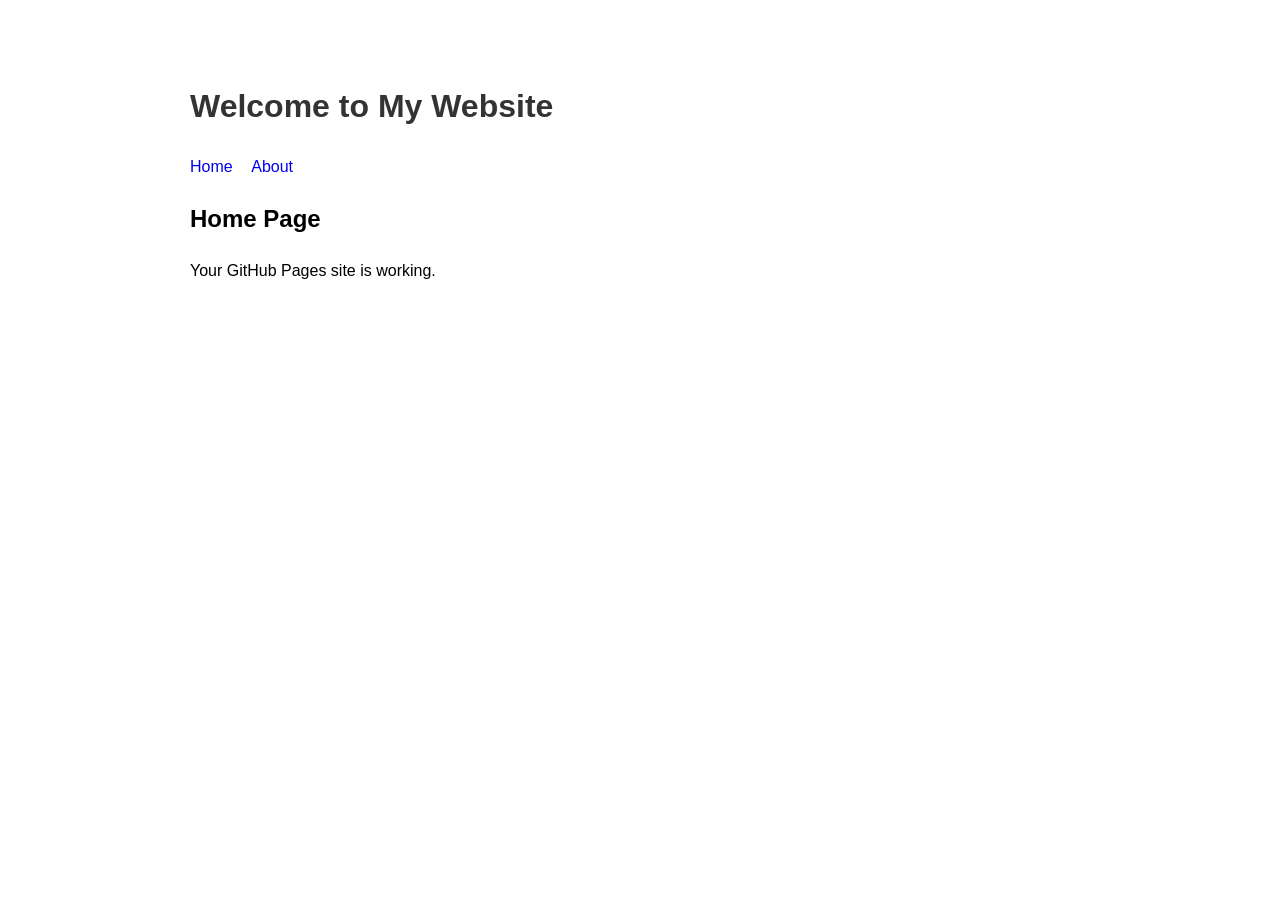
<file: index.html>
<!DOCTYPE html>
<html lang="en">
<head>
    <meta charset="UTF-8">
    <title>My Website</title>
<link rel="stylesheet" href="style.css">
</head>
<body>
    <header>
        <h1>Welcome to My Website</h1>
        <nav>
            <a href="index.html">Home</a>
            <a href="about.html">About</a>
        </nav>
    </header>

    <main>
        <h2>Home Page</h2>
        <p>Your GitHub Pages site is working.</p>
    </main>
</body>
</html>
</file>
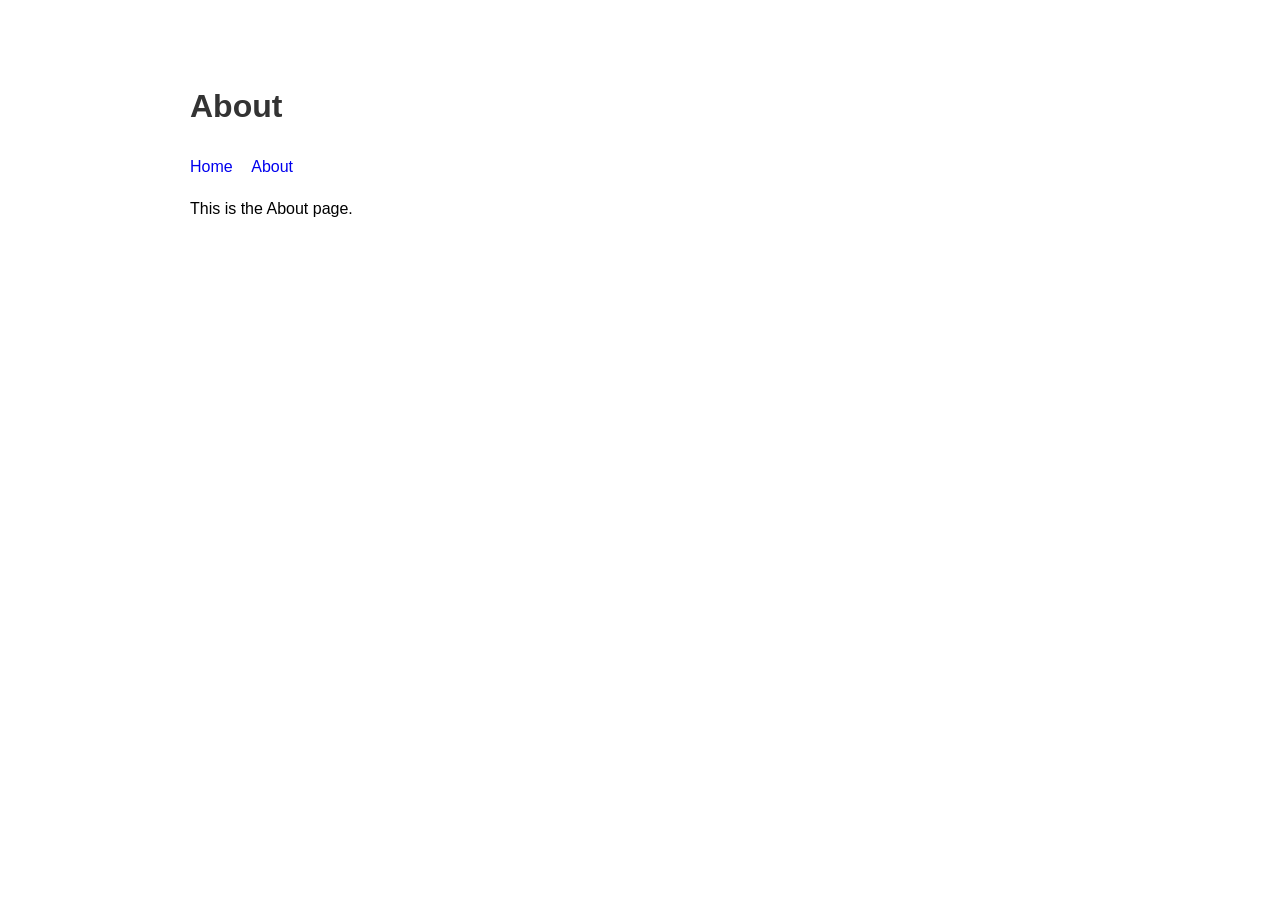
<file: about.html>
<!DOCTYPE html>
<html lang="en">
<head>
    <meta charset="UTF-8">
    <title>About</title>
    <link rel="stylesheet" href="style.css">
</head>
<body>
    <header>
        <h1>About</h1>
        <nav>
            <a href="index.html">Home</a>
            <a href="about.html">About</a>
        </nav>
    </header>

    <main>
        <p>This is the About page.</p>
    </main>
</body>
</html>
</file>
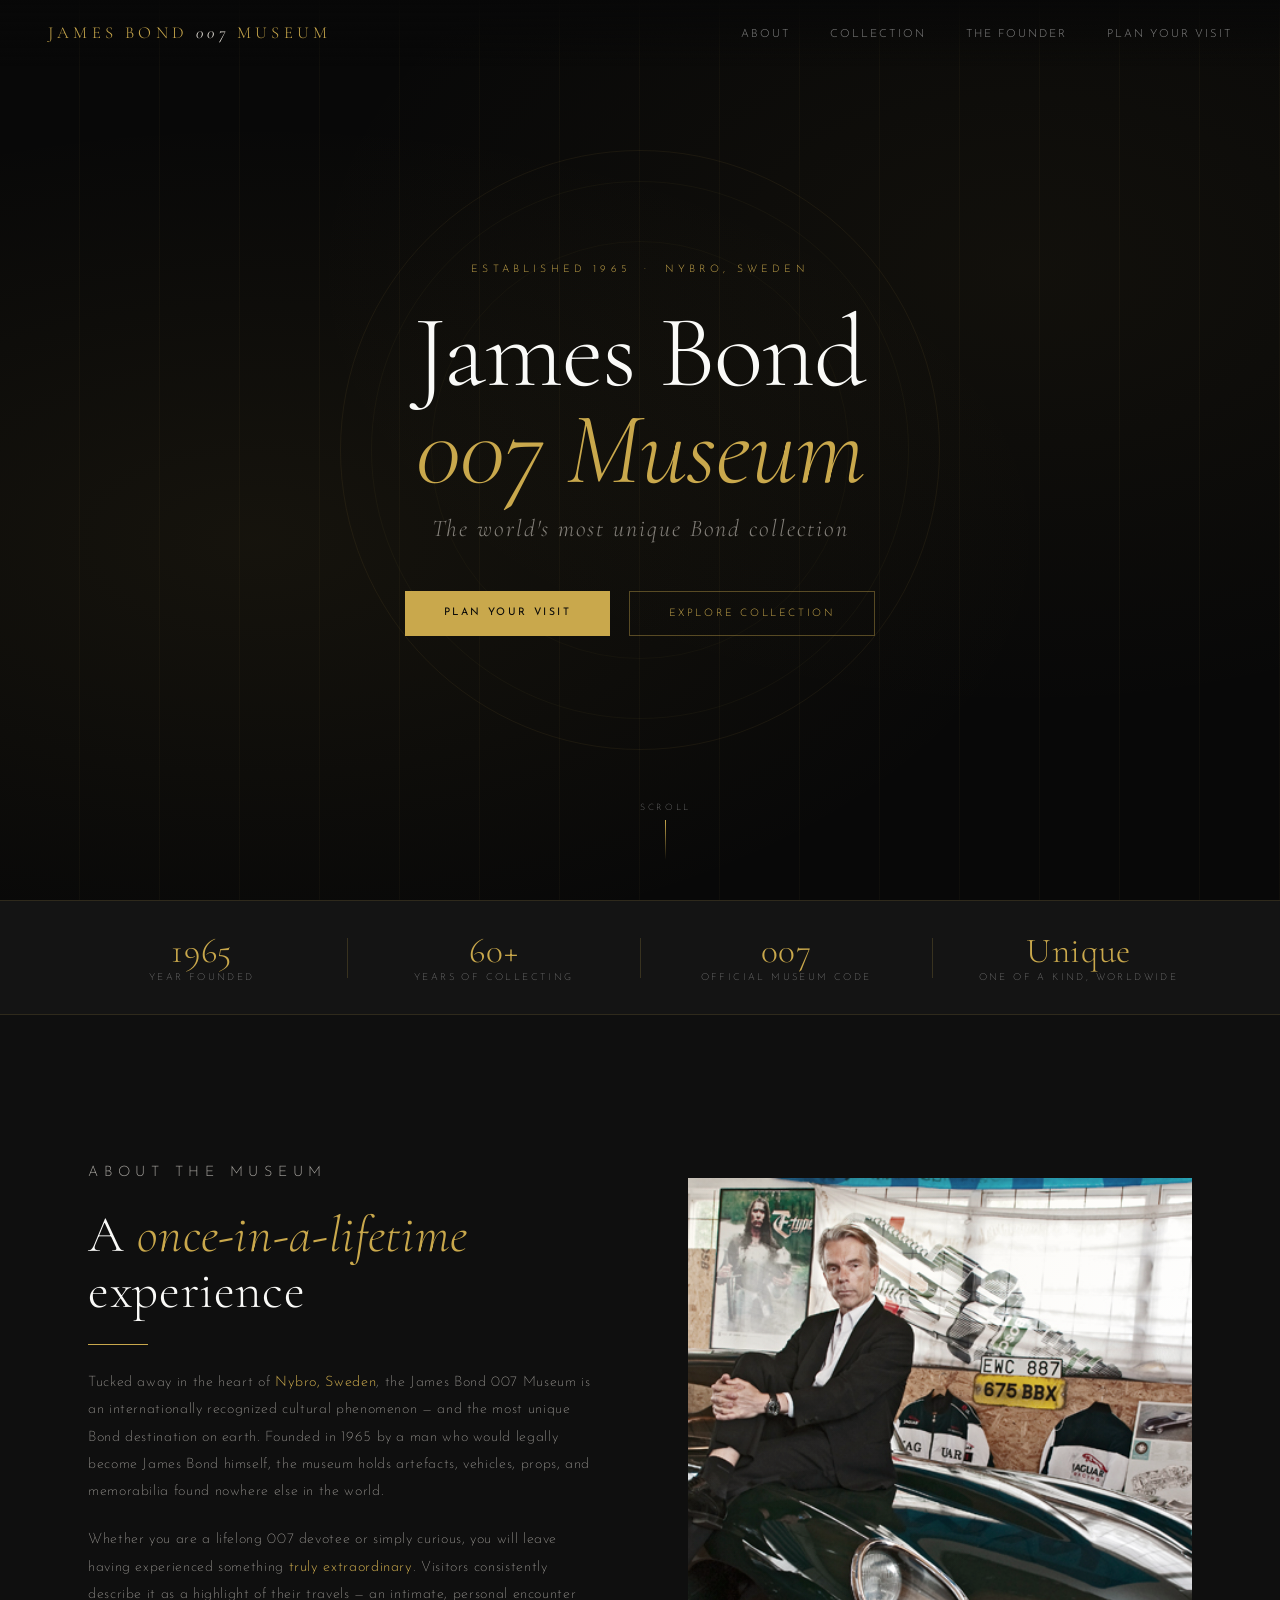
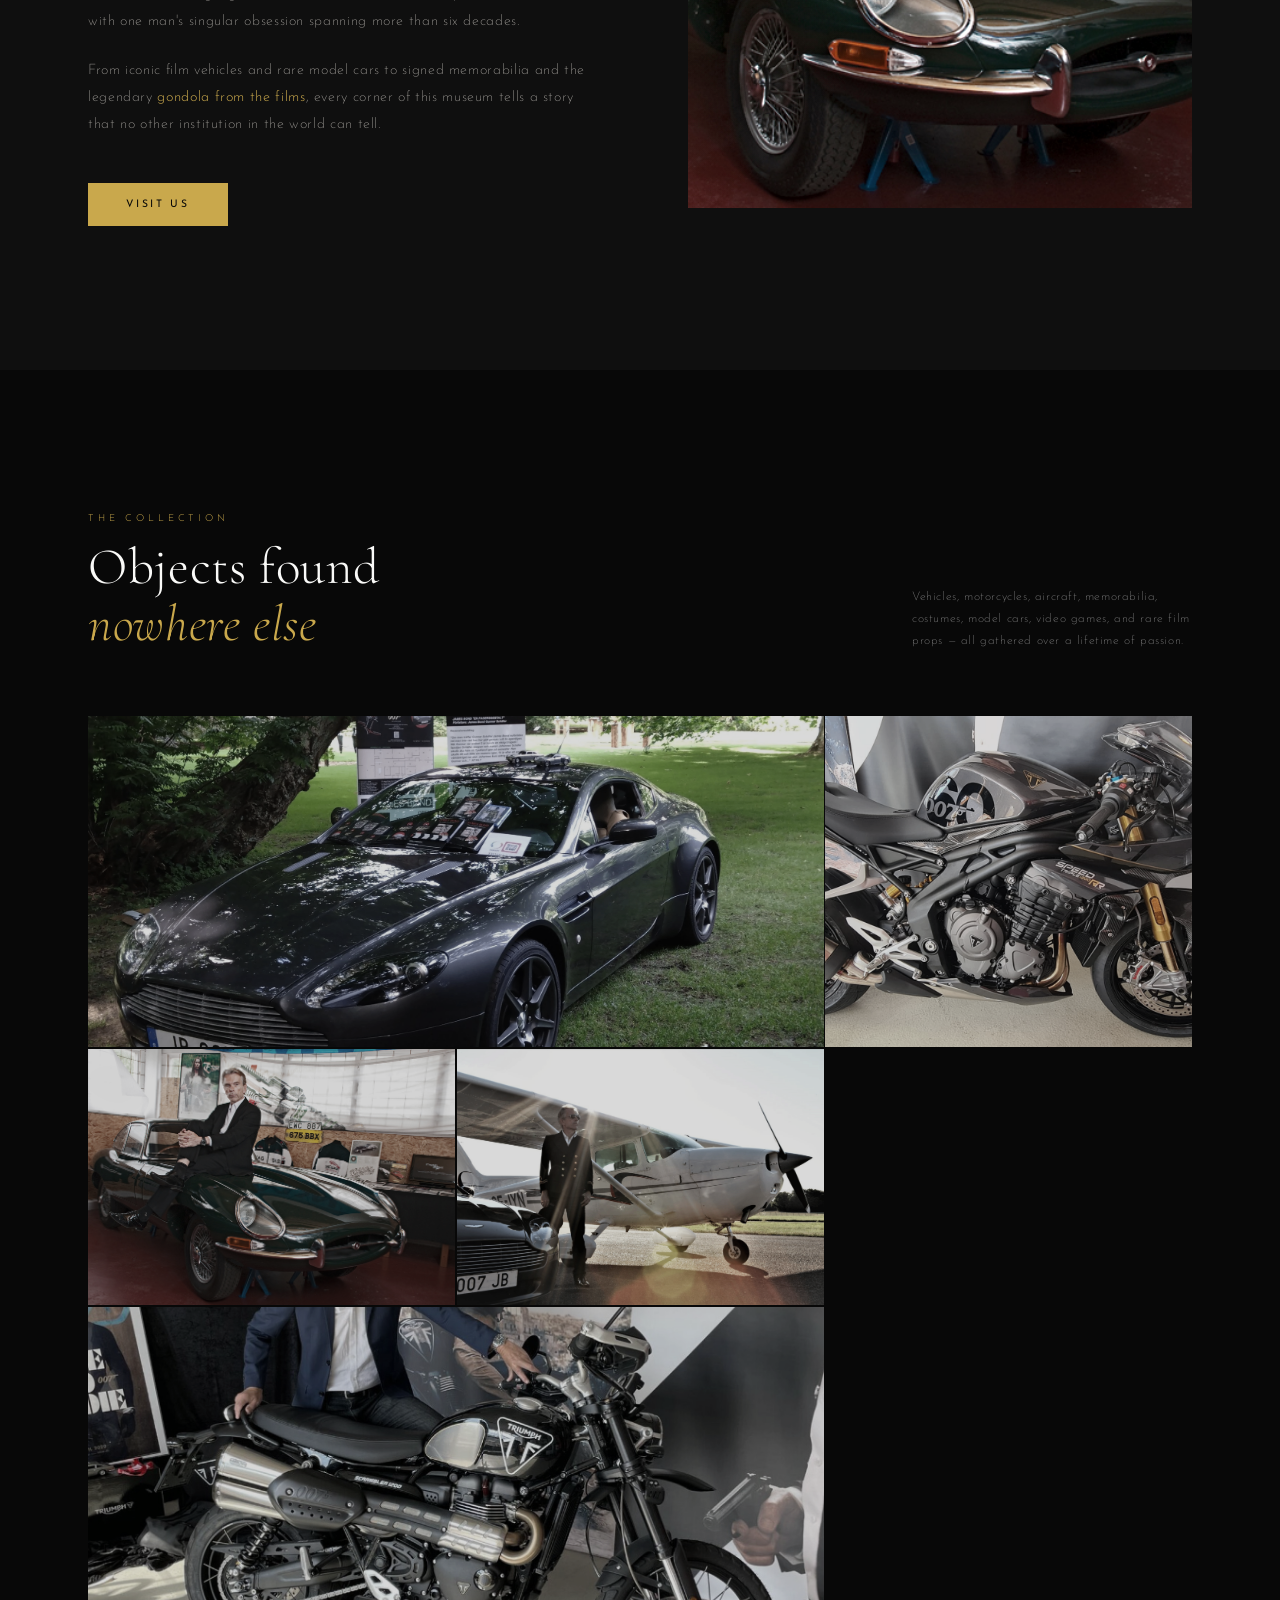
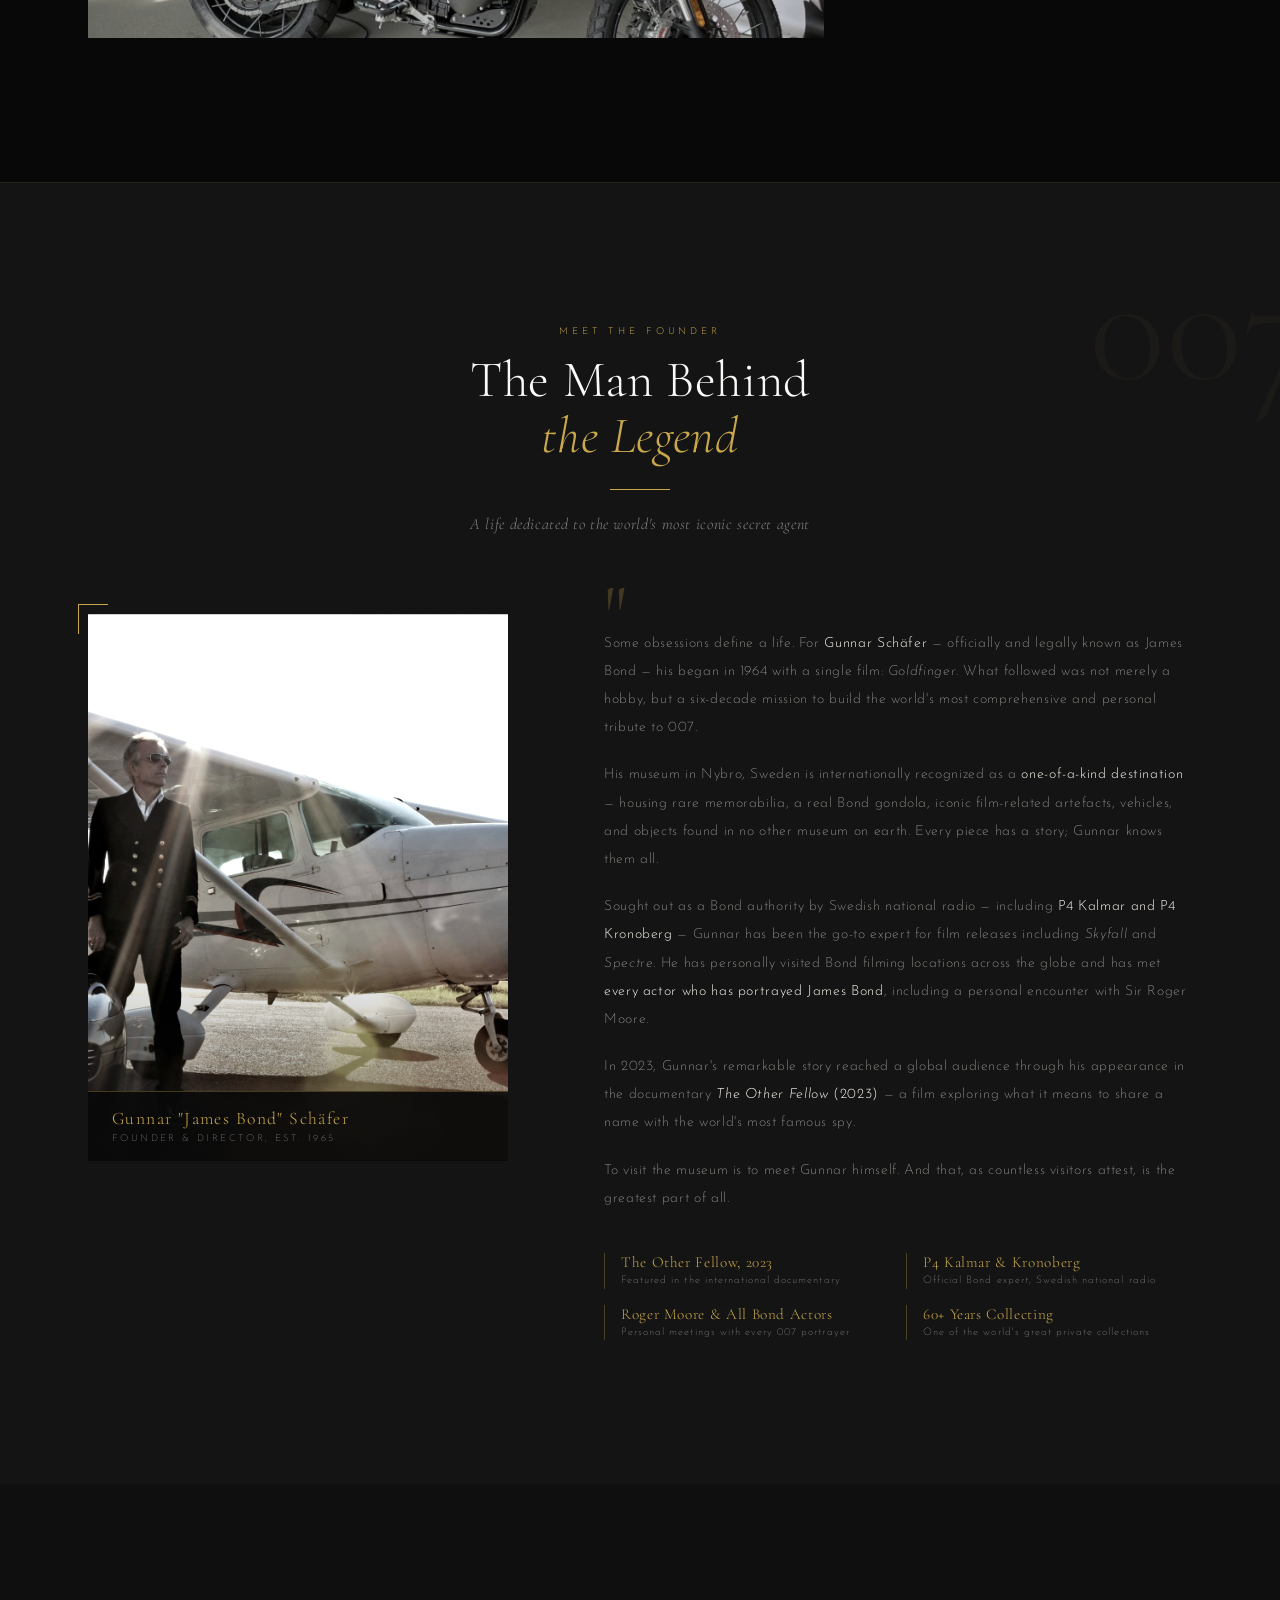
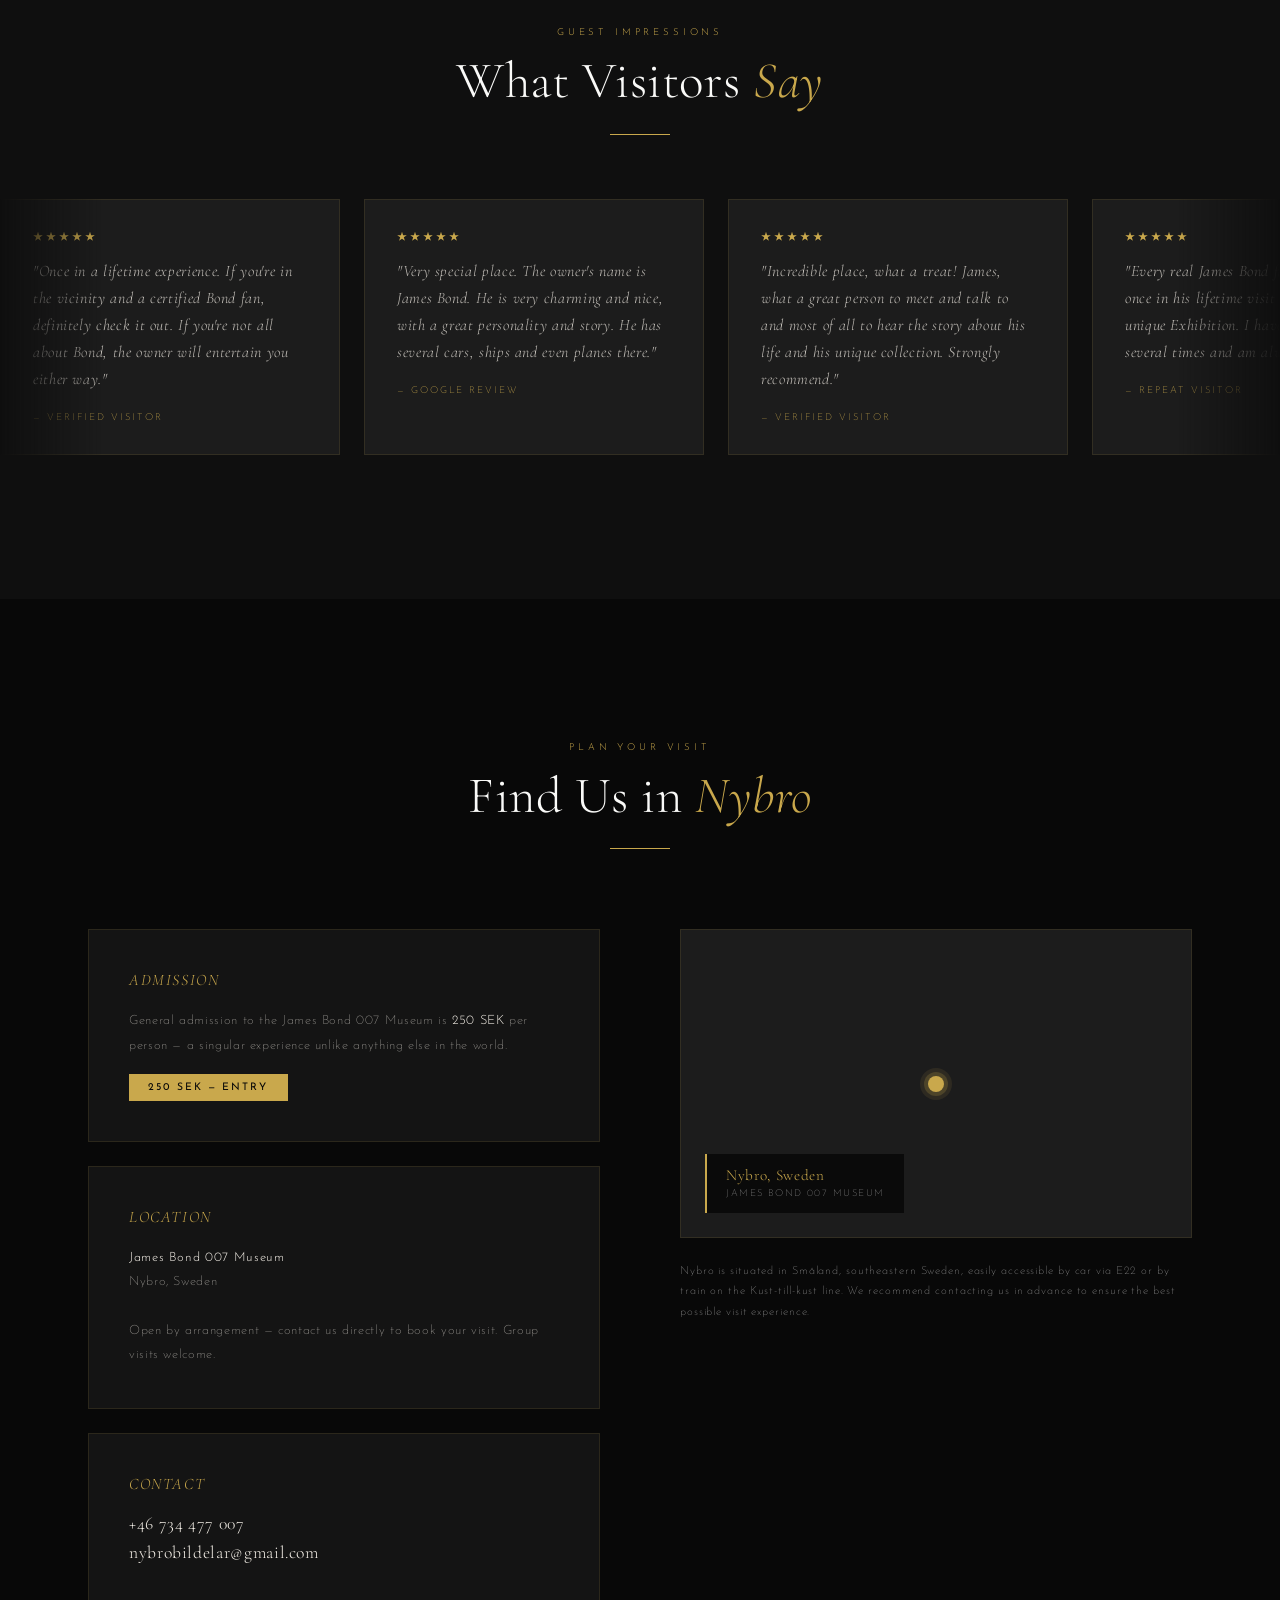
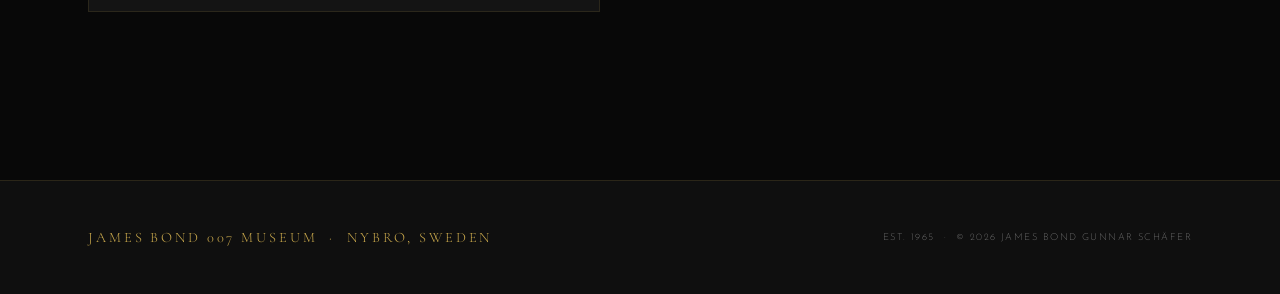
<file: bond.html>
<!DOCTYPE html>
<html lang="en">
<head>
<meta charset="UTF-8">
<meta name="viewport" content="width=device-width, initial-scale=1.0">
<title>James Bond 007 Museum — Nybro, Sweden</title>
<link href="https://fonts.googleapis.com/css2?family=Cormorant+Garamond:ital,wght@0,300;0,400;0,600;1,300;1,400&family=Josefin+Sans:wght@100;200;300;400&display=swap" rel="stylesheet">
<style>
  *, *::before, *::after { box-sizing: border-box; margin: 0; padding: 0; }

  :root {
    --gold: #C9A84C;
    --gold-light: #E8D08A;
    --gold-dark: #8B6914;
    --black: #080808;
    --near-black: #0F0F0F;
    --dark: #141414;
    --dark-mid: #1C1C1C;
    --mid: #2A2A2A;
    --light-mid: #3A3A3A;
    --muted: #888;
    --off-white: #F5F0E8;
    --white: #FAFAF8;
  }

  html { scroll-behavior: smooth; }

  body {
    background: var(--black);
    color: var(--off-white);
    font-family: 'Josefin Sans', sans-serif;
    font-weight: 200;
    letter-spacing: 0.04em;
    overflow-x: hidden;
  }

  /* ── NAV ─────────────────────────────────────── */
  nav {
    position: fixed;
    top: 0; left: 0; right: 0;
    z-index: 100;
    display: flex;
    align-items: center;
    justify-content: space-between;
    padding: 1.4rem 3rem;
    background: linear-gradient(to bottom, rgba(8,8,8,0.95) 0%, rgba(8,8,8,0) 100%);
    transition: background 0.4s;
  }
  nav.scrolled { background: rgba(8,8,8,0.97); border-bottom: 1px solid rgba(201,168,76,0.15); }

  .nav-logo {
    font-family: 'Cormorant Garamond', serif;
    font-size: 1.05rem;
    font-weight: 300;
    letter-spacing: 0.25em;
    color: var(--gold);
    text-transform: uppercase;
    text-decoration: none;
  }
  .nav-logo span { font-style: italic; color: var(--off-white); }

  .nav-links {
    display: flex;
    gap: 2.5rem;
    list-style: none;
  }
  .nav-links a {
    text-decoration: none;
    color: var(--muted);
    font-size: 0.7rem;
    font-weight: 300;
    letter-spacing: 0.18em;
    text-transform: uppercase;
    transition: color 0.3s;
  }
  .nav-links a:hover { color: var(--gold); }

  /* ── HERO ─────────────────────────────────────── */
  .hero {
    position: relative;
    height: 100vh;
    min-height: 680px;
    display: flex;
    align-items: center;
    justify-content: center;
    overflow: hidden;
  }

  .hero-bg {
    position: absolute;
    inset: 0;
    background:
      radial-gradient(ellipse at 20% 60%, rgba(201,168,76,0.07) 0%, transparent 55%),
      radial-gradient(ellipse at 80% 30%, rgba(201,168,76,0.05) 0%, transparent 50%),
      var(--black);
  }

  .hero-lines {
    position: absolute;
    inset: 0;
    background-image:
      repeating-linear-gradient(
        90deg,
        transparent,
        transparent 79px,
        rgba(201,168,76,0.04) 79px,
        rgba(201,168,76,0.04) 80px
      );
  }

  .gun-barrel {
    position: absolute;
    top: 50%; left: 50%;
    transform: translate(-50%, -50%);
    width: 600px; height: 600px;
    border-radius: 50%;
    border: 1px solid rgba(201,168,76,0.08);
    animation: pulse-ring 4s ease-in-out infinite;
  }
  .gun-barrel::before {
    content: '';
    position: absolute;
    top: 5%; left: 5%; right: 5%; bottom: 5%;
    border-radius: 50%;
    border: 1px solid rgba(201,168,76,0.05);
    animation: pulse-ring 4s ease-in-out infinite 0.5s;
  }
  .gun-barrel::after {
    content: '';
    position: absolute;
    top: 15%; left: 15%; right: 15%; bottom: 15%;
    border-radius: 50%;
    border: 1px solid rgba(201,168,76,0.04);
  }

  @keyframes pulse-ring {
    0%, 100% { opacity: 0.4; transform: scale(1); }
    50% { opacity: 1; transform: scale(1.01); }
  }

  .hero-content {
    position: relative;
    z-index: 2;
    text-align: center;
    padding: 0 2rem;
  }

  .hero-eyebrow {
    font-size: 0.65rem;
    font-weight: 300;
    letter-spacing: 0.4em;
    color: var(--gold);
    text-transform: uppercase;
    margin-bottom: 1.8rem;
    animation: fadeUp 1s ease 0.2s both;
  }

  .hero-title {
    font-family: 'Cormorant Garamond', serif;
    font-size: clamp(3.5rem, 8vw, 7rem);
    font-weight: 300;
    line-height: 0.95;
    letter-spacing: -0.01em;
    color: var(--white);
    margin-bottom: 0.3rem;
    animation: fadeUp 1s ease 0.4s both;
  }
  .hero-title em {
    font-style: italic;
    color: var(--gold);
  }

  .hero-sub {
    font-family: 'Cormorant Garamond', serif;
    font-size: clamp(1rem, 2.5vw, 1.5rem);
    font-weight: 300;
    font-style: italic;
    color: rgba(245,240,232,0.5);
    letter-spacing: 0.08em;
    margin-top: 1rem;
    margin-bottom: 3rem;
    animation: fadeUp 1s ease 0.6s both;
  }

  .hero-cta-group {
    display: flex;
    gap: 1.2rem;
    justify-content: center;
    animation: fadeUp 1s ease 0.8s both;
  }

  .btn-primary {
    display: inline-block;
    text-decoration: none;
    background: var(--gold);
    color: var(--black);
    font-size: 0.65rem;
    font-weight: 400;
    letter-spacing: 0.25em;
    text-transform: uppercase;
    padding: 1rem 2.4rem;
    transition: background 0.3s, transform 0.2s;
  }
  .btn-primary:hover { background: var(--gold-light); transform: translateY(-1px); }

  .btn-ghost {
    display: inline-block;
    text-decoration: none;
    border: 1px solid rgba(201,168,76,0.4);
    color: var(--gold);
    font-size: 0.65rem;
    font-weight: 300;
    letter-spacing: 0.25em;
    text-transform: uppercase;
    padding: 1rem 2.4rem;
    transition: border-color 0.3s, color 0.3s, transform 0.2s;
  }
  .btn-ghost:hover { border-color: var(--gold); color: var(--gold-light); transform: translateY(-1px); }

  .hero-scroll {
    position: absolute;
    bottom: 2.5rem;
    left: 50%;
    transform: translateX(-50%);
    display: flex;
    flex-direction: column;
    align-items: center;
    gap: 0.5rem;
    animation: fadeUp 1s ease 1.2s both;
  }
  .hero-scroll span {
    font-size: 0.55rem;
    letter-spacing: 0.3em;
    color: var(--muted);
    text-transform: uppercase;
  }
  .scroll-line {
    width: 1px;
    height: 40px;
    background: linear-gradient(to bottom, var(--gold), transparent);
    animation: scrollDrop 2s ease-in-out infinite;
  }
  @keyframes scrollDrop {
    0% { transform: scaleY(0); transform-origin: top; }
    50% { transform: scaleY(1); transform-origin: top; }
    51% { transform: scaleY(1); transform-origin: bottom; }
    100% { transform: scaleY(0); transform-origin: bottom; }
  }

  @keyframes fadeUp {
    from { opacity: 0; transform: translateY(24px); }
    to { opacity: 1; transform: translateY(0); }
  }

  /* ── SECTION COMMONS ─────────────────────────── */
  section { position: relative; }

  .section-inner {
    max-width: 1200px;
    margin: 0 auto;
    padding: 0 3rem;
  }

  .section-label {
    font-size: 0.6rem;
    font-weight: 300;
    letter-spacing: 0.4em;
    color: var(--gold);
    text-transform: uppercase;
    margin-bottom: 1rem;
  }

  .section-title {
    font-family: 'Cormorant Garamond', serif;
    font-size: clamp(2.2rem, 4vw, 3.5rem);
    font-weight: 300;
    color: var(--white);
    line-height: 1.1;
  }
  .section-title em { font-style: italic; color: var(--gold); }

  .gold-rule {
    width: 60px;
    height: 1px;
    background: var(--gold);
    margin: 1.5rem 0;
  }

  /* ── INTRO STRIP ─────────────────────────────── */
  .intro-strip {
    background: var(--dark);
    border-top: 1px solid rgba(201,168,76,0.15);
    border-bottom: 1px solid rgba(201,168,76,0.15);
    padding: 2rem 0;
  }
  .intro-strip-inner {
    max-width: 1200px;
    margin: 0 auto;
    padding: 0 3rem;
    display: flex;
    align-items: center;
    justify-content: space-between;
    gap: 2rem;
    flex-wrap: wrap;
  }
  .strip-stat {
    text-align: center;
    flex: 1;
    min-width: 120px;
  }
  .strip-stat-num {
    font-family: 'Cormorant Garamond', serif;
    font-size: 2.2rem;
    font-weight: 300;
    color: var(--gold);
    line-height: 1;
  }
  .strip-stat-label {
    font-size: 0.6rem;
    letter-spacing: 0.25em;
    color: var(--muted);
    text-transform: uppercase;
    margin-top: 0.3rem;
  }
  .strip-divider {
    width: 1px;
    height: 40px;
    background: rgba(201,168,76,0.2);
  }

  /* ── ABOUT ───────────────────────────────────── */
  .about-section {
    padding: 9rem 0;
    background: var(--near-black);
  }
  .about-grid {
    display: grid;
    grid-template-columns: 1fr 1fr;
    gap: 6rem;
    align-items: center;
  }
  .about-text p {
    font-size: 0.9rem;
    line-height: 1.9;
    color: rgba(245,240,232,0.65);
    margin-bottom: 1.3rem;
  }
  .about-text p strong {
    color: var(--gold);
    font-weight: 300;
  }

  .about-image-wrap {
    position: relative;
  }
  .about-img-frame {
    position: relative;
    padding-top: 125%;
    background: var(--mid);
    overflow: hidden;
  }
  .about-img-frame img {
    position: absolute;
    inset: 0;
    width: 100%;
    height: 100%;
    object-fit: cover;
    filter: saturate(0.7) contrast(1.05);
    transition: transform 0.8s ease, filter 0.8s ease;
  }
  .about-img-frame:hover img { transform: scale(1.03); filter: saturate(0.9) contrast(1.05); }
  .about-img-frame::after {
    content: '';
    position: absolute;
    inset: 0;
    background: linear-gradient(135deg, rgba(201,168,76,0.08) 0%, transparent 60%);
  }
  .img-corner {
    position: absolute;
    width: 30px; height: 30px;
    border-color: var(--gold);
    border-style: solid;
    z-index: 2;
  }
  .img-corner.tl { top: -10px; left: -10px; border-width: 1px 0 0 1px; }
  .img-corner.br { bottom: -10px; right: -10px; border-width: 0 1px 1px 0; }

  /* ── COLLECTION GRID ─────────────────────────── */
  .collection-section {
    padding: 9rem 0;
    background: var(--black);
  }
  .collection-header {
    display: flex;
    justify-content: space-between;
    align-items: flex-end;
    margin-bottom: 4rem;
  }
  .collection-grid {
    display: grid;
    grid-template-columns: repeat(3, 1fr);
    gap: 1.5px;
  }
  .collection-item {
    position: relative;
    padding-top: 70%;
    overflow: hidden;
    background: var(--dark-mid);
    cursor: pointer;
  }
  .collection-item img {
    position: absolute;
    inset: 0;
    width: 100%;
    height: 100%;
    object-fit: cover;
    filter: saturate(0.6) brightness(0.85);
    transition: transform 0.8s ease, filter 0.8s ease;
  }
  .collection-item:hover img {
    transform: scale(1.06);
    filter: saturate(0.9) brightness(1);
  }
  .collection-item-overlay {
    position: absolute;
    inset: 0;
    background: linear-gradient(to top, rgba(8,8,8,0.8) 0%, transparent 50%);
    display: flex;
    flex-direction: column;
    justify-content: flex-end;
    padding: 1.5rem;
    opacity: 0;
    transition: opacity 0.4s;
  }
  .collection-item:hover .collection-item-overlay { opacity: 1; }
  .collection-item-tag {
    font-size: 0.55rem;
    letter-spacing: 0.3em;
    color: var(--gold);
    text-transform: uppercase;
    margin-bottom: 0.3rem;
  }
  .collection-item-name {
    font-family: 'Cormorant Garamond', serif;
    font-size: 1.1rem;
    font-weight: 300;
    color: var(--white);
  }
  .collection-item.large {
    grid-column: span 2;
    padding-top: 45%;
  }

  /* ── FOUNDER ─────────────────────────────────── */
  .founder-section {
    padding: 9rem 0;
    background: var(--dark);
    border-top: 1px solid rgba(201,168,76,0.1);
  }
  .founder-grid {
    display: grid;
    grid-template-columns: 5fr 7fr;
    gap: 6rem;
    align-items: start;
  }
  .founder-img-wrap {
    position: relative;
  }
  .founder-img-frame {
    position: relative;
    padding-top: 130%;
    background: var(--mid);
    overflow: hidden;
  }
  .founder-img-frame img {
    position: absolute;
    inset: 0;
    width: 100%;
    height: 100%;
    object-fit: cover;
    object-position: top center;
    filter: saturate(0.5) contrast(1.1);
    transition: filter 0.8s ease;
  }
  .founder-img-frame:hover img { filter: saturate(0.75) contrast(1.1); }
  .founder-img-frame::before {
    content: '';
    position: absolute;
    inset: 0;
    background: linear-gradient(to bottom, transparent 60%, rgba(8,8,8,0.5) 100%);
    z-index: 1;
  }
  .founder-name-plate {
    position: absolute;
    bottom: -1px;
    left: 0; right: 0;
    background: rgba(8,8,8,0.9);
    border-top: 1px solid rgba(201,168,76,0.3);
    padding: 1rem 1.5rem;
    z-index: 2;
  }
  .founder-name-plate strong {
    display: block;
    font-family: 'Cormorant Garamond', serif;
    font-size: 1.1rem;
    font-weight: 300;
    color: var(--gold);
    letter-spacing: 0.08em;
  }
  .founder-name-plate span {
    font-size: 0.6rem;
    letter-spacing: 0.25em;
    color: var(--muted);
    text-transform: uppercase;
  }
  .founder-quote-mark {
    font-family: 'Cormorant Garamond', serif;
    font-size: 5rem;
    line-height: 0;
    color: var(--gold);
    opacity: 0.25;
    margin-bottom: 1rem;
    display: block;
  }
  .founder-bio p {
    font-size: 0.88rem;
    line-height: 2;
    color: rgba(245,240,232,0.65);
    margin-bottom: 1.2rem;
  }
  .founder-bio p strong {
    color: var(--off-white);
    font-weight: 300;
  }
  .founder-credentials {
    margin-top: 2.5rem;
    display: grid;
    grid-template-columns: 1fr 1fr;
    gap: 1rem;
  }
  .credential-item {
    border-left: 1px solid rgba(201,168,76,0.3);
    padding-left: 1rem;
  }
  .credential-item strong {
    display: block;
    font-family: 'Cormorant Garamond', serif;
    font-size: 0.95rem;
    color: var(--gold);
    font-weight: 300;
  }
  .credential-item span {
    font-size: 0.65rem;
    letter-spacing: 0.1em;
    color: var(--muted);
    line-height: 1.5;
  }

  /* ── TESTIMONIALS ────────────────────────────── */
  .reviews-section {
    padding: 9rem 0;
    background: var(--near-black);
    overflow: hidden;
  }
  .reviews-header { text-align: center; margin-bottom: 4rem; }
  .reviews-header .gold-rule { margin: 1.5rem auto; }

  .reviews-track-wrap {
    overflow: hidden;
    mask-image: linear-gradient(to right, transparent 0%, black 8%, black 92%, transparent 100%);
  }
  .reviews-track {
    display: flex;
    gap: 1.5rem;
    animation: marquee 40s linear infinite;
    width: max-content;
  }
  .reviews-track:hover { animation-play-state: paused; }

  @keyframes marquee {
    from { transform: translateX(0); }
    to { transform: translateX(-50%); }
  }

  .review-card {
    background: var(--dark-mid);
    border: 1px solid rgba(201,168,76,0.12);
    padding: 2rem 2rem;
    width: 340px;
    flex-shrink: 0;
  }
  .review-stars {
    display: flex;
    gap: 3px;
    margin-bottom: 1rem;
  }
  .review-star {
    width: 10px; height: 10px;
    background: var(--gold);
    clip-path: polygon(50% 0%, 61% 35%, 98% 35%, 68% 57%, 79% 91%, 50% 70%, 21% 91%, 32% 57%, 2% 35%, 39% 35%);
  }
  .review-text {
    font-family: 'Cormorant Garamond', serif;
    font-size: 1rem;
    font-weight: 300;
    font-style: italic;
    line-height: 1.7;
    color: rgba(245,240,232,0.75);
    margin-bottom: 1.2rem;
  }
  .review-author {
    font-size: 0.6rem;
    letter-spacing: 0.2em;
    color: var(--gold);
    text-transform: uppercase;
  }

  /* ── VISIT INFO ──────────────────────────────── */
  .visit-section {
    padding: 9rem 0;
    background: var(--black);
  }
  .visit-grid {
    display: grid;
    grid-template-columns: 1fr 1fr;
    gap: 5rem;
    align-items: start;
  }
  .visit-info-block {
    background: var(--dark);
    border: 1px solid rgba(201,168,76,0.12);
    padding: 2.5rem;
    margin-bottom: 1.5rem;
  }
  .visit-info-block h3 {
    font-family: 'Cormorant Garamond', serif;
    font-size: 1rem;
    font-weight: 300;
    color: var(--gold);
    letter-spacing: 0.1em;
    margin-bottom: 1.2rem;
    text-transform: uppercase;
    font-style: italic;
  }
  .visit-info-block p {
    font-size: 0.8rem;
    line-height: 1.9;
    color: rgba(245,240,232,0.6);
  }
  .visit-info-block p strong {
    color: var(--off-white);
    font-weight: 300;
  }
  .price-badge {
    display: inline-block;
    background: var(--gold);
    color: var(--black);
    font-size: 0.65rem;
    font-weight: 400;
    letter-spacing: 0.2em;
    text-transform: uppercase;
    padding: 0.5rem 1.2rem;
    margin-top: 1rem;
  }

  .visit-contact a {
    display: block;
    font-family: 'Cormorant Garamond', serif;
    font-size: 1.1rem;
    font-weight: 300;
    color: var(--off-white);
    text-decoration: none;
    transition: color 0.3s;
    margin-bottom: 0.5rem;
  }
  .visit-contact a:hover { color: var(--gold); }

  .map-placeholder {
    position: relative;
    padding-top: 60%;
    background: var(--dark-mid);
    border: 1px solid rgba(201,168,76,0.12);
    overflow: hidden;
  }
  .map-placeholder iframe {
    position: absolute;
    inset: 0;
    width: 100%;
    height: 100%;
    border: none;
    filter: grayscale(1) invert(0.85) contrast(0.9);
    opacity: 0.7;
  }
  .map-overlay {
    position: absolute;
    inset: 0;
    display: flex;
    align-items: center;
    justify-content: center;
    pointer-events: none;
  }
  .map-pin {
    width: 16px; height: 16px;
    border-radius: 50%;
    background: var(--gold);
    box-shadow: 0 0 0 4px rgba(201,168,76,0.2), 0 0 0 8px rgba(201,168,76,0.1);
    animation: pin-pulse 2s ease-in-out infinite;
  }
  @keyframes pin-pulse {
    0%, 100% { box-shadow: 0 0 0 4px rgba(201,168,76,0.2), 0 0 0 8px rgba(201,168,76,0.1); }
    50% { box-shadow: 0 0 0 6px rgba(201,168,76,0.3), 0 0 0 14px rgba(201,168,76,0.08); }
  }
  .map-address-tag {
    position: absolute;
    bottom: 1.5rem;
    left: 1.5rem;
    background: rgba(8,8,8,0.9);
    border-left: 2px solid var(--gold);
    padding: 0.8rem 1.2rem;
  }
  .map-address-tag strong {
    display: block;
    font-family: 'Cormorant Garamond', serif;
    font-size: 0.95rem;
    font-weight: 300;
    color: var(--gold);
  }
  .map-address-tag span {
    font-size: 0.6rem;
    letter-spacing: 0.15em;
    color: var(--muted);
    text-transform: uppercase;
  }

  /* ── FOOTER ──────────────────────────────────── */
  footer {
    background: var(--near-black);
    border-top: 1px solid rgba(201,168,76,0.15);
    padding: 3rem 0;
  }
  .footer-inner {
    max-width: 1200px;
    margin: 0 auto;
    padding: 0 3rem;
    display: flex;
    justify-content: space-between;
    align-items: center;
    flex-wrap: wrap;
    gap: 1rem;
  }
  .footer-logo {
    font-family: 'Cormorant Garamond', serif;
    font-size: 0.9rem;
    font-weight: 300;
    letter-spacing: 0.2em;
    color: var(--gold);
    text-transform: uppercase;
  }
  .footer-copy {
    font-size: 0.6rem;
    letter-spacing: 0.15em;
    color: var(--muted);
    text-transform: uppercase;
  }

  /* ── DECORATIVE ──────────────────────────────── */
  .gold-number {
    font-family: 'Cormorant Garamond', serif;
    font-size: 10rem;
    font-weight: 300;
    color: rgba(201,168,76,0.04);
    position: absolute;
    line-height: 1;
    user-select: none;
    pointer-events: none;
  }

  /* ── RESPONSIVE ──────────────────────────────── */
  @media (max-width: 900px) {
    nav { padding: 1.2rem 1.5rem; }
    .nav-links { display: none; }
    .section-inner { padding: 0 1.5rem; }
    .intro-strip-inner { padding: 0 1.5rem; }
    .footer-inner { padding: 0 1.5rem; }
    .about-grid, .founder-grid, .visit-grid { grid-template-columns: 1fr; gap: 3rem; }
    .collection-grid { grid-template-columns: 1fr 1fr; }
    .collection-item.large { grid-column: span 2; }
    .hero-cta-group { flex-direction: column; align-items: center; }
    .gun-barrel { width: 300px; height: 300px; }
    .gold-number { display: none; }
    .founder-credentials { grid-template-columns: 1fr; }
    .collection-header { flex-direction: column; align-items: flex-start; gap: 1rem; }
    .reviews-section, .founder-section, .about-section, .collection-section, .visit-section { padding: 5rem 0; }
  }
</style>
</head>
<body>

<!-- NAV -->
<nav id="nav">
  <a href="#" class="nav-logo">James Bond <span>007</span> Museum</a>
  <ul class="nav-links">
    <li><a href="#about">About</a></li>
    <li><a href="#collection">Collection</a></li>
    <li><a href="#founder">The Founder</a></li>
    <li><a href="#visit">Plan Your Visit</a></li>
  </ul>
</nav>

<!-- HERO -->
<section class="hero">
  <div class="hero-bg"></div>
  <div class="hero-lines"></div>
  <div class="gun-barrel"></div>
  <div class="hero-content">
    <p class="hero-eyebrow">Established 1965 &nbsp;·&nbsp; Nybro, Sweden</p>
    <h1 class="hero-title">James Bond<br><em>007 Museum</em></h1>
    <p class="hero-sub">The world's most unique Bond collection</p>
    <div class="hero-cta-group">
      <a href="#visit" class="btn-primary">Plan Your Visit</a>
      <a href="#collection" class="btn-ghost">Explore Collection</a>
    </div>
  </div>
  <div class="hero-scroll">
    <span>Scroll</span>
    <div class="scroll-line"></div>
  </div>
</section>

<!-- INTRO STRIP -->
<div class="intro-strip">
  <div class="intro-strip-inner">
    <div class="strip-stat">
      <div class="strip-stat-num">1965</div>
      <div class="strip-stat-label">Year Founded</div>
    </div>
    <div class="strip-divider"></div>
    <div class="strip-stat">
      <div class="strip-stat-num">60+</div>
      <div class="strip-stat-label">Years of Collecting</div>
    </div>
    <div class="strip-divider"></div>
    <div class="strip-stat">
      <div class="strip-stat-num">007</div>
      <div class="strip-stat-label">Official Museum Code</div>
    </div>
    <div class="strip-divider"></div>
    <div class="strip-stat">
      <div class="strip-stat-num">Unique</div>
      <div class="strip-stat-label">One of a Kind, Worldwide</div>
    </div>
  </div>
</div>

<!-- ABOUT -->
<section class="about-section" id="about">
  <div class="section-inner">
    <div class="about-grid">
      <div class="about-text">
        <p class="section-label">About the Museum</p>
        <h2 class="section-title">A <em>once-in-a-lifetime</em><br>experience</h2>
        <div class="gold-rule"></div>
        <p>
          Tucked away in the heart of <strong>Nybro, Sweden</strong>, the James Bond 007 Museum is an internationally recognized cultural phenomenon — and the most unique Bond destination on earth. Founded in 1965 by a man who would legally become James Bond himself, the museum holds artefacts, vehicles, props, and memorabilia found nowhere else in the world.
        </p>
        <p>
          Whether you are a lifelong 007 devotee or simply curious, you will leave having experienced something <strong>truly extraordinary</strong>. Visitors consistently describe it as a highlight of their travels — an intimate, personal encounter with one man's singular obsession spanning more than six decades.
        </p>
        <p>
          From iconic film vehicles and rare model cars to signed memorabilia and the legendary <strong>gondola from the films</strong>, every corner of this museum tells a story that no other institution in the world can tell.
        </p>
        <a href="#visit" class="btn-primary" style="margin-top: 1.5rem; display: inline-block;">Visit Us</a>
      </div>
      <div class="about-image-wrap">
        <div class="about-img-frame">
          <img src="frajer1.png" alt="James Bond Museum Aston Martin">
          <div class="img-corner tl"></div>
          <div class="img-corner br"></div>
        </div>
      </div>
    </div>
  </div>
</section>

<!-- COLLECTION -->
<section class="collection-section" id="collection">
  <div class="section-inner">
    <div class="collection-header">
      <div>
        <p class="section-label">The Collection</p>
        <h2 class="section-title">Objects found<br><em>nowhere else</em></h2>
      </div>
      <p style="font-size: 0.75rem; color: var(--muted); max-width: 280px; line-height: 1.8; letter-spacing: 0.05em;">Vehicles, motorcycles, aircraft, memorabilia, costumes, model cars, video games, and rare film props — all gathered over a lifetime of passion.</p>
    </div>
    <div class="collection-grid">
      <div class="collection-item large">
        <img src="frajer4.png" alt="Aston Martin JB 007">
        <div class="collection-item-overlay">
          <div class="collection-item-tag">Vehicles</div>
          <div class="collection-item-name">Aston Martin — JB 007</div>
        </div>
      </div>
      <div class="collection-item">
        <img src="frajer5.png" alt="Triumph Speed Triple RR 007 Edition">
        <div class="collection-item-overlay">
          <div class="collection-item-tag">Motorcycles</div>
          <div class="collection-item-name">Triumph Speed Triple 1200 RR — 007 Edition</div>
        </div>
      </div>
      <div class="collection-item">
        <img src="frajer1.png" alt="Jaguar E-Type">
        <div class="collection-item-overlay">
          <div class="collection-item-tag">Classic Cars</div>
          <div class="collection-item-name">Jaguar E-Type</div>
        </div>
      </div>
      <div class="collection-item">
        <img src="frajer3.png" alt="Aircraft & Aston Martin">
        <div class="collection-item-overlay">
          <div class="collection-item-tag">Aircraft</div>
          <div class="collection-item-name">Cessna — On the Tarmac</div>
        </div>
      </div>
      <div class="collection-item large">
        <img src="frajer6.png" alt="Triumph Scrambler 007">
        <div class="collection-item-overlay">
          <div class="collection-item-tag">No Time To Die — Official</div>
          <div class="collection-item-name">Triumph Scrambler 1200 — 007 Special Edition</div>
        </div>
      </div>
    </div>
  </div>
</section>

<!-- FOUNDER -->
<section class="founder-section" id="founder">
  <span class="gold-number" style="right: -2rem; top: 4rem;">007</span>
  <div class="section-inner">
    <div style="text-align: center; margin-bottom: 5rem;">
      <p class="section-label">Meet the Founder</p>
      <h2 class="section-title">The Man Behind<br><em>the Legend</em></h2>
      <div class="gold-rule" style="margin: 1.5rem auto;"></div>
      <p style="font-family: 'Cormorant Garamond', serif; font-style: italic; font-size: 1rem; color: rgba(245,240,232,0.5); max-width: 500px; margin: 0 auto;">A life dedicated to the world's most iconic secret agent</p>
    </div>
    <div class="founder-grid">
      <div class="founder-img-wrap">
        <div class="founder-img-frame">
          <img src="frajer3.png" alt="Gunnar James Bond Schäfer">
        </div>
        <div class="founder-name-plate">
          <strong>Gunnar "James Bond" Schäfer</strong>
          <span>Founder & Director, Est. 1965</span>
        </div>
        <div class="img-corner tl"></div>
      </div>
      <div class="founder-bio">
        <span class="founder-quote-mark">"</span>
        <p>
          Some obsessions define a life. For <strong>Gunnar Schäfer</strong> — officially and legally known as James Bond — his began in 1964 with a single film: <em>Goldfinger</em>. What followed was not merely a hobby, but a six-decade mission to build the world's most comprehensive and personal tribute to 007.
        </p>
        <p>
          His museum in Nybro, Sweden is internationally recognized as a <strong>one-of-a-kind destination</strong> — housing rare memorabilia, a real Bond gondola, iconic film-related artefacts, vehicles, and objects found in no other museum on earth. Every piece has a story; Gunnar knows them all.
        </p>
        <p>
          Sought out as a Bond authority by Swedish national radio — including <strong>P4 Kalmar and P4 Kronoberg</strong> — Gunnar has been the go-to expert for film releases including <em>Skyfall</em> and <em>Spectre</em>. He has personally visited Bond filming locations across the globe and has met <strong>every actor who has portrayed James Bond</strong>, including a personal encounter with Sir Roger Moore.
        </p>
        <p>
          In 2023, Gunnar's remarkable story reached a global audience through his appearance in the documentary <strong><em>The Other Fellow</em> (2023)</strong> — a film exploring what it means to share a name with the world's most famous spy.
        </p>
        <p>
          To visit the museum is to meet Gunnar himself. And that, as countless visitors attest, is the greatest part of all.
        </p>
        <div class="founder-credentials">
          <div class="credential-item">
            <strong>The Other Fellow, 2023</strong>
            <span>Featured in the international documentary</span>
          </div>
          <div class="credential-item">
            <strong>P4 Kalmar & Kronoberg</strong>
            <span>Official Bond expert, Swedish national radio</span>
          </div>
          <div class="credential-item">
            <strong>Roger Moore & All Bond Actors</strong>
            <span>Personal meetings with every 007 portrayer</span>
          </div>
          <div class="credential-item">
            <strong>60+ Years Collecting</strong>
            <span>One of the world's great private collections</span>
          </div>
        </div>
      </div>
    </div>
  </div>
</section>

<!-- REVIEWS -->
<section class="reviews-section">
  <div class="reviews-header section-inner">
    <p class="section-label">Guest Impressions</p>
    <h2 class="section-title">What Visitors <em>Say</em></h2>
    <div class="gold-rule"></div>
  </div>
  <div class="reviews-track-wrap">
    <div class="reviews-track" id="reviewTrack">
      <!-- Cards rendered twice for seamless loop -->
      <div class="review-card">
        <div class="review-stars"><div class="review-star"></div><div class="review-star"></div><div class="review-star"></div><div class="review-star"></div><div class="review-star"></div></div>
        <p class="review-text">"Once in a lifetime experience. If you're in the vicinity and a certified Bond fan, definitely check it out. If you're not all about Bond, the owner will entertain you either way."</p>
        <p class="review-author">— Verified Visitor</p>
      </div>
      <div class="review-card">
        <div class="review-stars"><div class="review-star"></div><div class="review-star"></div><div class="review-star"></div><div class="review-star"></div><div class="review-star"></div></div>
        <p class="review-text">"Very special place. The owner's name is James Bond. He is very charming and nice, with a great personality and story. He has several cars, ships and even planes there."</p>
        <p class="review-author">— Google Review</p>
      </div>
      <div class="review-card">
        <div class="review-stars"><div class="review-star"></div><div class="review-star"></div><div class="review-star"></div><div class="review-star"></div><div class="review-star"></div></div>
        <p class="review-text">"Incredible place, what a treat! James, what a great person to meet and talk to and most of all to hear the story about his life and his unique collection. Strongly recommend."</p>
        <p class="review-author">— Verified Visitor</p>
      </div>
      <div class="review-card">
        <div class="review-stars"><div class="review-star"></div><div class="review-star"></div><div class="review-star"></div><div class="review-star"></div><div class="review-star"></div></div>
        <p class="review-text">"Every real James Bond fan should at least once in his lifetime visit this worldwide unique Exhibition. I have already visited it several times and am always impressed."</p>
        <p class="review-author">— Repeat Visitor</p>
      </div>
      <div class="review-card">
        <div class="review-stars"><div class="review-star"></div><div class="review-star"></div><div class="review-star"></div><div class="review-star"></div><div class="review-star"></div></div>
        <p class="review-text">"A very surprising museum for real James Bond fans, with an impressive story about the origin of the museum. Here you will find objects that you will not find in any other museum."</p>
        <p class="review-author">— International Visitor</p>
      </div>
      <div class="review-card">
        <div class="review-stars"><div class="review-star"></div><div class="review-star"></div><div class="review-star"></div><div class="review-star"></div><div class="review-star"></div></div>
        <p class="review-text">"It's a must see and hear experience. Very special and definitely worth a visit! The best one is the air ship from Die Another Day. A lot of very fancy details."</p>
        <p class="review-author">— Verified Visitor</p>
      </div>
      <!-- Duplicate for loop -->
      <div class="review-card">
        <div class="review-stars"><div class="review-star"></div><div class="review-star"></div><div class="review-star"></div><div class="review-star"></div><div class="review-star"></div></div>
        <p class="review-text">"Once in a lifetime experience. If you're in the vicinity and a certified Bond fan, definitely check it out. If you're not all about Bond, the owner will entertain you either way."</p>
        <p class="review-author">— Verified Visitor</p>
      </div>
      <div class="review-card">
        <div class="review-stars"><div class="review-star"></div><div class="review-star"></div><div class="review-star"></div><div class="review-star"></div><div class="review-star"></div></div>
        <p class="review-text">"Very special place. The owner's name is James Bond. He is very charming and nice, with a great personality and story. He has several cars, ships and even planes there."</p>
        <p class="review-author">— Google Review</p>
      </div>
      <div class="review-card">
        <div class="review-stars"><div class="review-star"></div><div class="review-star"></div><div class="review-star"></div><div class="review-star"></div><div class="review-star"></div></div>
        <p class="review-text">"Incredible place, what a treat! James, what a great person to meet and talk to and most of all to hear the story about his life and his unique collection. Strongly recommend."</p>
        <p class="review-author">— Verified Visitor</p>
      </div>
      <div class="review-card">
        <div class="review-stars"><div class="review-star"></div><div class="review-star"></div><div class="review-star"></div><div class="review-star"></div><div class="review-star"></div></div>
        <p class="review-text">"Every real James Bond fan should at least once in his lifetime visit this worldwide unique Exhibition. I have already visited it several times and am always impressed."</p>
        <p class="review-author">— Repeat Visitor</p>
      </div>
      <div class="review-card">
        <div class="review-stars"><div class="review-star"></div><div class="review-star"></div><div class="review-star"></div><div class="review-star"></div><div class="review-star"></div></div>
        <p class="review-text">"A very surprising museum for real James Bond fans, with an impressive story about the origin of the museum. Here you will find objects that you will not find in any other museum."</p>
        <p class="review-author">— International Visitor</p>
      </div>
      <div class="review-card">
        <div class="review-stars"><div class="review-star"></div><div class="review-star"></div><div class="review-star"></div><div class="review-star"></div><div class="review-star"></div></div>
        <p class="review-text">"It's a must see and hear experience. Very special and definitely worth a visit! The best one is the air ship from Die Another Day. A lot of very fancy details."</p>
        <p class="review-author">— Verified Visitor</p>
      </div>
    </div>
  </div>
</section>

<!-- VISIT -->
<section class="visit-section" id="visit">
  <div class="section-inner">
    <div style="text-align: center; margin-bottom: 5rem;">
      <p class="section-label">Plan Your Visit</p>
      <h2 class="section-title">Find Us in <em>Nybro</em></h2>
      <div class="gold-rule" style="margin: 1.5rem auto;"></div>
    </div>
    <div class="visit-grid">
      <div>
        <div class="visit-info-block">
          <h3>Admission</h3>
          <p>General admission to the James Bond 007 Museum is <strong>250 SEK</strong> per person — a singular experience unlike anything else in the world.</p>
          <div class="price-badge">250 SEK — Entry</div>
        </div>
        <div class="visit-info-block">
          <h3>Location</h3>
          <p>
            <strong>James Bond 007 Museum</strong><br>
            Nybro, Sweden<br><br>
            Open by arrangement — contact us directly to book your visit. Group visits welcome.
          </p>
        </div>
        <div class="visit-info-block" id="contact">
          <h3>Contact</h3>
          <div class="visit-contact">
            <a href="tel:+46734477007">+46 734 477 007</a>
            <a href="mailto:nybrobildelar@gmail.com">nybrobildelar@gmail.com</a>
          </div>
        </div>
      </div>
      <div>
        <div class="map-placeholder">
          <iframe
            src="https://maps.google.com/maps?q=Nybro,+Sweden&z=13&output=embed"
            loading="lazy"
            allowfullscreen
            referrerpolicy="no-referrer-when-downgrade"
            title="James Bond Museum location in Nybro, Sweden">
          </iframe>
          <div class="map-overlay">
            <div class="map-pin"></div>
          </div>
          <div class="map-address-tag">
            <strong>Nybro, Sweden</strong>
            <span>James Bond 007 Museum</span>
          </div>
        </div>
        <p style="font-size: 0.7rem; color: var(--muted); letter-spacing: 0.08em; line-height: 1.8; margin-top: 1.5rem;">
          Nybro is situated in Småland, southeastern Sweden, easily accessible by car via E22 or by train on the Kust-till-kust line. We recommend contacting us in advance to ensure the best possible visit experience.
        </p>
      </div>
    </div>
  </div>
</section>

<!-- FOOTER -->
<footer>
  <div class="footer-inner">
    <div class="footer-logo">James Bond 007 Museum &nbsp;·&nbsp; Nybro, Sweden</div>
    <div class="footer-copy">Est. 1965 &nbsp;·&nbsp; © 2026 James Bond Gunnar Schäfer</div>
  </div>
</footer>

<script>
  const nav = document.getElementById('nav');
  window.addEventListener('scroll', () => {
    nav.classList.toggle('scrolled', window.scrollY > 60);
  });
</script>
</body>
</html>
</file>
<file: style.css>
body {
    font-family: Arial, sans-serif;
    max-width: 900px;
    margin: 40px auto;
    padding: 20px;
    line-height: 1.6;
}

nav a {
    margin-right: 15px;
    text-decoration: none;
}

h1 {
    color: #333;
}
</file>
